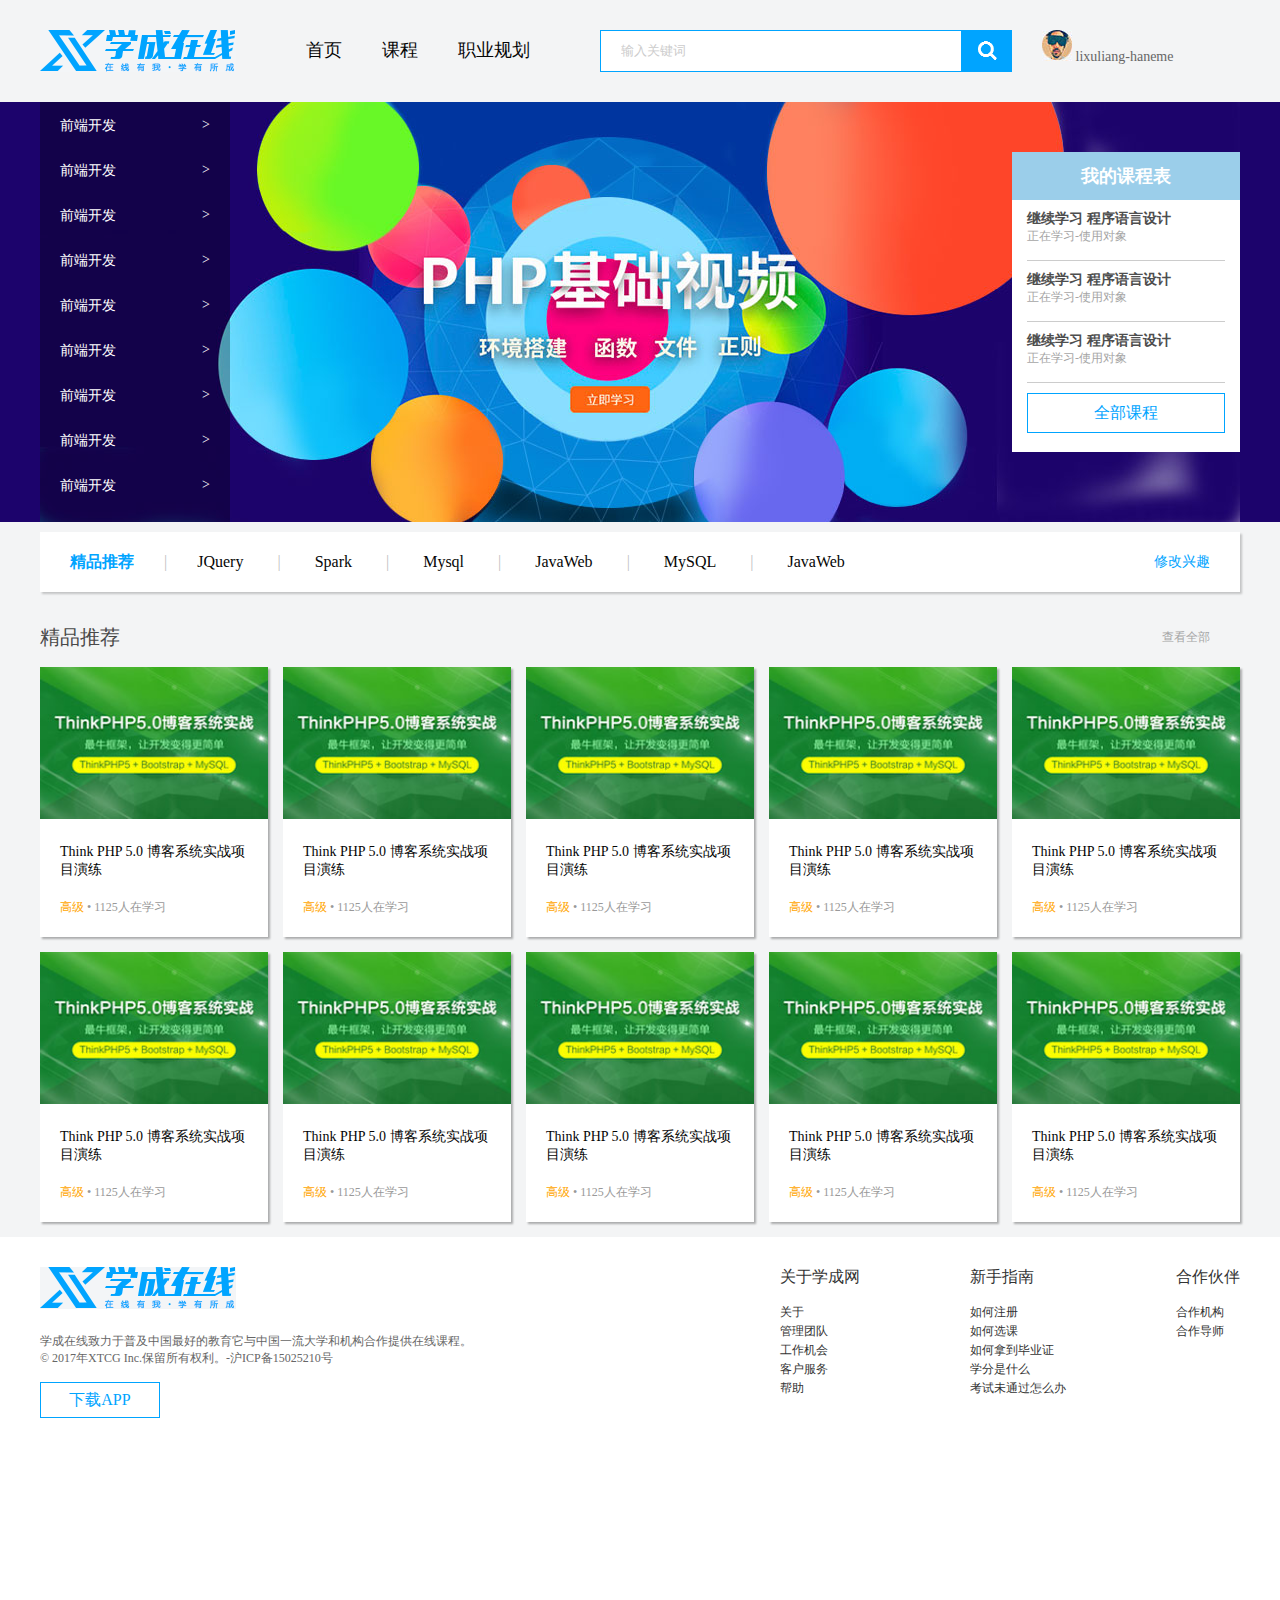
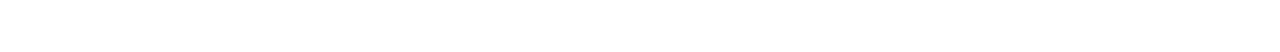
<file: StudyOnline/index.html>
<!DOCTYPE html>
<html lang="en">

<head>
    <meta charset="UTF-8">
    <meta name="viewport" content="width=device-width, initial-scale=1.0">
    <title>学成在线网页</title>
    <link rel="stylesheet" href="style.css">

</head>

<body>

    <div class="header w">

        <div class="logo">
            <img src="images/logo.png" alt="">
        </div>

        <div class="nav">
            <ul>
                <li><a href="#">首页</a></li>
                <li><a href="#">课程</a></li>
                <li><a href="#">职业规划</a></li>
            </ul>
        </div>

        <div class="search">
            <input type="text" value="输入关键词">
            <button></button>
        </div>

        <div class="user">
            <img src="images/user.jpg" alt=""> lixuliang-haneme
        </div>
    </div>
    <div class="banner">
        <div class="w">
            <!-- 左侧导航栏 -->
            <div class="subnav">
                <ul>
                    <li><a href="#">前端开发<span>></span></a></li>
                    <li><a href="#">前端开发<span>></span></a></li>
                    <li><a href="#">前端开发<span>></span></a></li>
                    <li><a href="#">前端开发<span>></span></a></li>
                    <li><a href="#">前端开发<span>></span></a></li>
                    <li><a href="#">前端开发<span>></span></a></li>
                    <li><a href="#">前端开发<span>></span></a></li>
                    <li><a href="#">前端开发<span>></span></a></li>
                    <li><a href="#">前端开发<span>></span></a></li>
                </ul>
            </div>
            <div class="course">
                <div class="course-hd">我的课程表</div>
                <div class="course-bd">
                    <ul>
                        <li>
                            <h4> 继续学习 程序语言设计</h4>
                            <p>正在学习-使用对象</p>
                        </li>
                        <li>
                            <h4> 继续学习 程序语言设计</h4>
                            <p>正在学习-使用对象</p>
                        </li>
                        <li>
                            <h4> 继续学习 程序语言设计</h4>
                            <p>正在学习-使用对象</p>
                        </li>

                    </ul>
                    <a href="#">全部课程</a>
                </div>
            </div>
        </div>
    </div>
    <!-- 精品推荐 -->
    <div class="goods w">
        <h3>精品推荐</h3>
        <div class="goods-item">
            |<a href="">JQuery</a> |
            <a href="">Spark</a> |
            <a href="">Mysql</a> |
            <a href="">JavaWeb</a> |
            <a href=""> MySQL</a> |
            <a href="">JavaWeb</a>
        </div>
        <div class="mod">修改兴趣</div>
    </div>
    <div class="box w">
        <div class="box-hd">
            <h3>精品推荐</h3>
            <a href="#">查看全部</a>
        </div>
        <div class="box-bd clearfix">
            <ul>
                <li>
                    <img src="images/pic.jpg" alt="">
                    <h4>Think PHP 5.0 博客系统实战项目演练</h4>
                    <p><span>高级</span> • 1125人在学习</p>
                </li>
                <li>
                    <img src="images/pic.jpg" alt="">
                    <h4>Think PHP 5.0 博客系统实战项目演练</h4>
                    <p><span>高级</span> • 1125人在学习</p>
                </li>
                <li>
                    <img src="images/pic.jpg" alt="">
                    <h4>Think PHP 5.0 博客系统实战项目演练</h4>
                    <p><span>高级</span> • 1125人在学习</p>
                </li>
                <li>
                    <img src="images/pic.jpg" alt="">
                    <h4>Think PHP 5.0 博客系统实战项目演练</h4>
                    <p><span>高级</span> • 1125人在学习</p>
                </li>
                <li>
                    <img src="images/pic.jpg" alt="">
                    <h4>Think PHP 5.0 博客系统实战项目演练</h4>
                    <p><span>高级</span> • 1125人在学习</p>
                </li>
                <li>
                    <img src="images/pic.jpg" alt="">
                    <h4>Think PHP 5.0 博客系统实战项目演练</h4>
                    <p><span>高级</span> • 1125人在学习</p>
                </li>
                <li>
                    <img src="images/pic.jpg" alt="">
                    <h4>Think PHP 5.0 博客系统实战项目演练</h4>
                    <p><span>高级</span> • 1125人在学习</p>
                </li>
                <li>
                    <img src="images/pic.jpg" alt="">
                    <h4>Think PHP 5.0 博客系统实战项目演练</h4>
                    <p><span>高级</span> • 1125人在学习</p>
                </li>
                <li>
                    <img src="images/pic.jpg" alt="">
                    <h4>Think PHP 5.0 博客系统实战项目演练</h4>
                    <p><span>高级</span> • 1125人在学习</p>
                </li>
                <li>
                    <img src="images/pic.jpg" alt="">
                    <h4>Think PHP 5.0 博客系统实战项目演练</h4>
                    <p><span>高级</span> • 1125人在学习</p>
                </li>
            </ul>
        </div>
    </div>
    <div class="footer">
        <div class="w">
            <div class="copyright">
                <img src="images/logo.png" alt="">
                <p>学成在线致力于普及中国最好的教育它与中国一流大学和机构合作提供在线课程。<br/> © 2017年XTCG Inc.保留所有权利。-沪ICP备15025210号</p>
                <a href="#" class="app">下载APP</a>
            </div>
            <div class="links">
                <dl>
                    <dt>关于学成网</dt>
                    <dd><a href="#">关于</a></dd>
                    <dd><a href="#">管理团队</a></dd>
                    <dd><a href="#">工作机会</a></dd>
                    <dd><a href="#">客户服务</a></dd>
                    <dd><a href="#">帮助</a></dd>
                </dl>
                <dl>
                    <dt>新手指南</dt>
                    <dd><a href="#">如何注册</a></dd>
                    <dd><a href="#">如何选课</a></dd>
                    <dd><a href="#">如何拿到毕业证</a></dd>
                    <dd><a href="#">学分是什么</a></dd>
                    <dd><a href="#">考试未通过怎么办</a></dd>
                </dl>
                <dl>
                    <dt>合作伙伴</dt>
                    <dd><a href="#">合作机构</a></dd>
                    <dd><a href="#">合作导师</a></dd>
                </dl>
            </div>

        </div>
    </div>
</body>

</html>
</file>
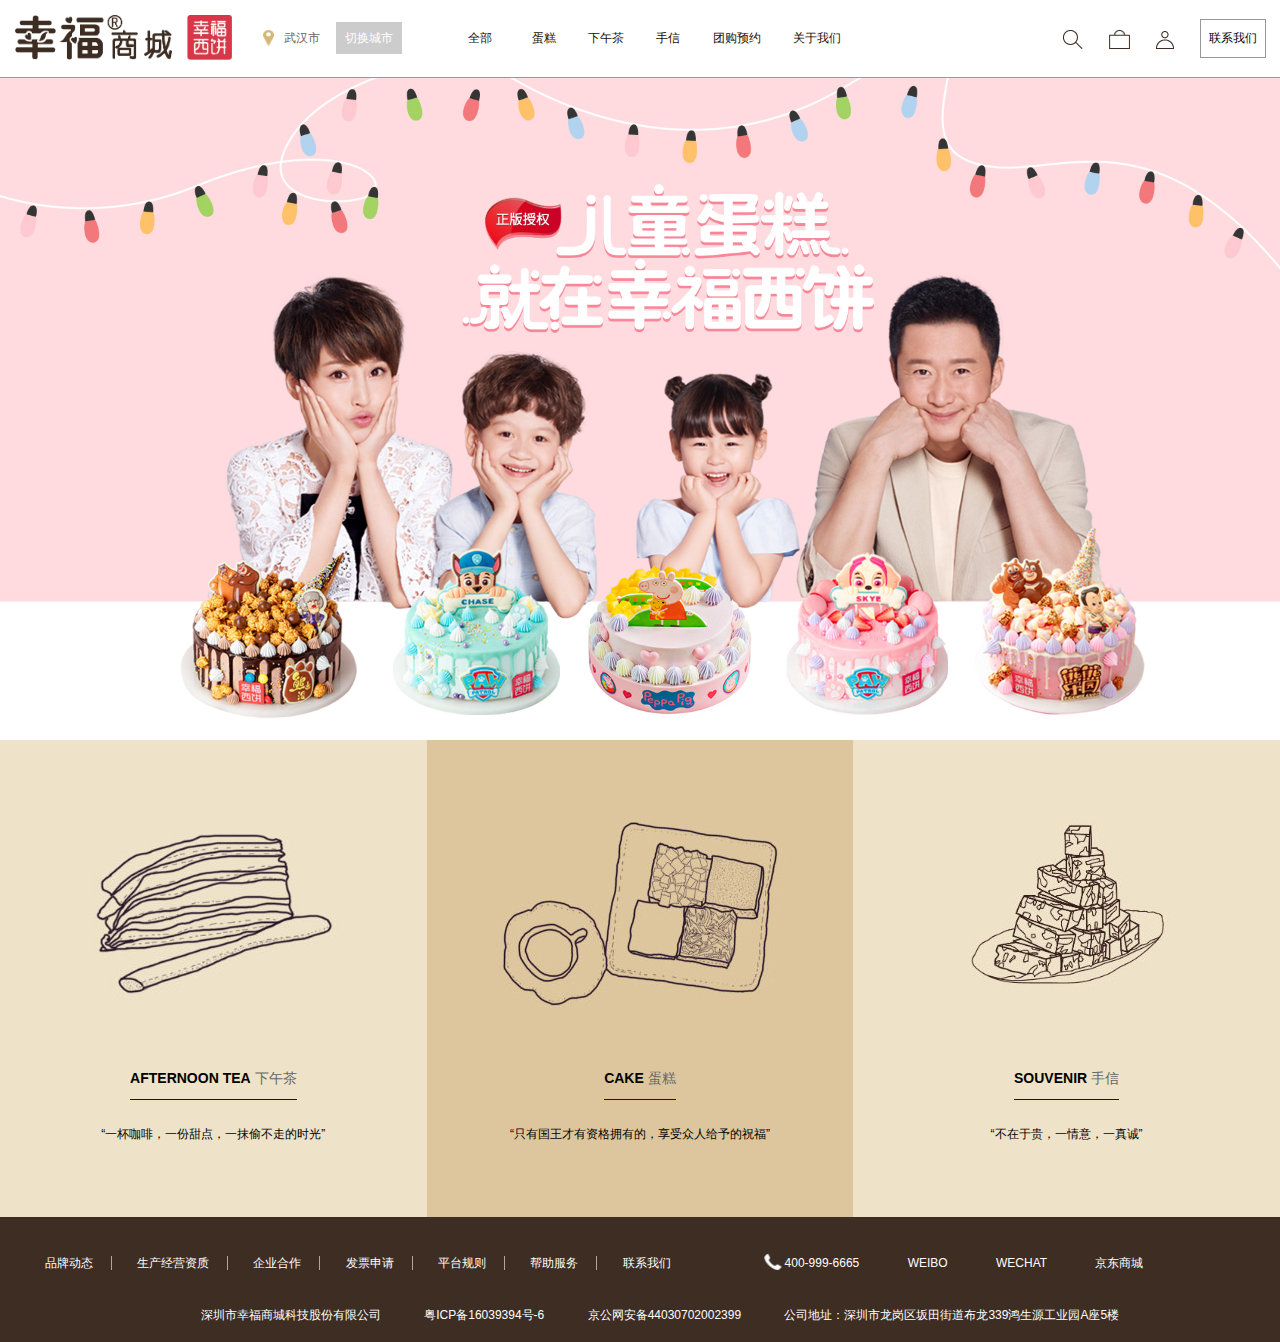
<file: XFXB/index.html>
<!DOCTYPE html>
<html lang="en">

<head>
    <meta charset="UTF-8">
    <meta http-equiv="X-UA-Compatible" content="IE=edge">
    <meta name="viewport" content="width=device-width, initial-scale=1.0">
    <title>Document</title>
    <link rel="stylesheet" href="css/index.css">
    <link rel="stylesheet" href="css/base.css">
    <link rel="stylesheet" href="css/common.css">
</head>

<body>
    <div id="box">
        <!-- 头部 -->
        <div class="xf_header">
            <header>
                <a href="index.html">
                    <img src="img/logo_big01.png" alt="">
                </a>
                <div class="city">
                    <img src="img/icon-address.png" alt="">
                    <span>武汉市</span>
                    <a href="#">切换城市</a>
                </div>
                <div class="nav">
                    <a href="#">全部</a>
                    <a href="#">蛋糕</a>
                    <a href="#">下午茶</a>
                    <a href="#">手信</a>
                    <a href="#">团购预约</a>
                    <a href="#">关于我们</a>
                </div>
                <div class="link">
                    <img src="img/i-search.jpg" />
                    <img src="img/i-cart.jpg" />
                    <img src="img/i-user.jpg" />
                    <a href="#">联系我们</a>
                </div>
            </header>
        </div>
        <!-- banner -->
        <div class="banner">
            <a href="details.html">
                <img src="img/bg.jpg" alt="">
            </a>
        </div>
        <!--cake_type -->
        <div class="cake_type">
            <div class="cakeone">
                <a>
                    <img src="img/cake_03.jpg">
                </a>
                <a cakeone_a>
                    <span>AFTERNOON TEA</span>
                    <span>下午茶</span>
                </a>
                <p>“一杯咖啡，一份甜点，一抹偷不走的时光”</p>
            </div>
            <div class="caketwo">
                <a>
                    <img src="img/cake_05.jpg">
                </a>
                <a>
                    <span>CAKE</span>
                    <span>蛋糕</span>
                </a>
                <p>“只有国王才有资格拥有的，享受众人给予的祝福”</p>
            </div>
            <div class="cakethree">
                <a>
                    <img src="img/cake_07.jpg">
                </a>
                <a>
                    <span>SOUVENIR</span>
                    <span>手信</span>
                </a>
                <p>“不在于贵，一情意，一真诚”</p>
            </div>
        </div>
        <!-- footer -->
        <div class="xf_footer">
            <footer>
                <div class="footer_top">
                    <div class="msg">
                        <a href="#">品牌动态</a>
                        <a href="#">生产经营资质</a>
                        <a href="#">企业合作</a>
                        <a href="#">发票申请</a>
                        <a href="#">平台规则</a>
                        <a href="#">帮助服务</a>
                        <a href="#">联系我们</a>
                    </div>
                    <div class="tel">
                        <a href="#">
                            <img src="img/tel_03.jpg" />
                            <span>400-999-6665</span>
                        </a>
                        <a href="#">WEIBO</a>
                        <a href="#">WECHAT</a>
                        <a href="#">京东商城</a>
                    </div>
                </div>
                <div class="footer_bottom">
                    <div class="copyright">
                        <span>深圳市幸福商城科技股份有限公司</span>
                        <span>粤ICP备16039394号-6</span>
                        <span> 京公网安备44030702002399</span>
                        <span>公司地址：深圳市龙岗区坂田街道布龙339鸿生源工业园A座5楼</span>
                    </div>
                </div>
            </footer>
        </div>

    </div>
</body>

</html>
</file>
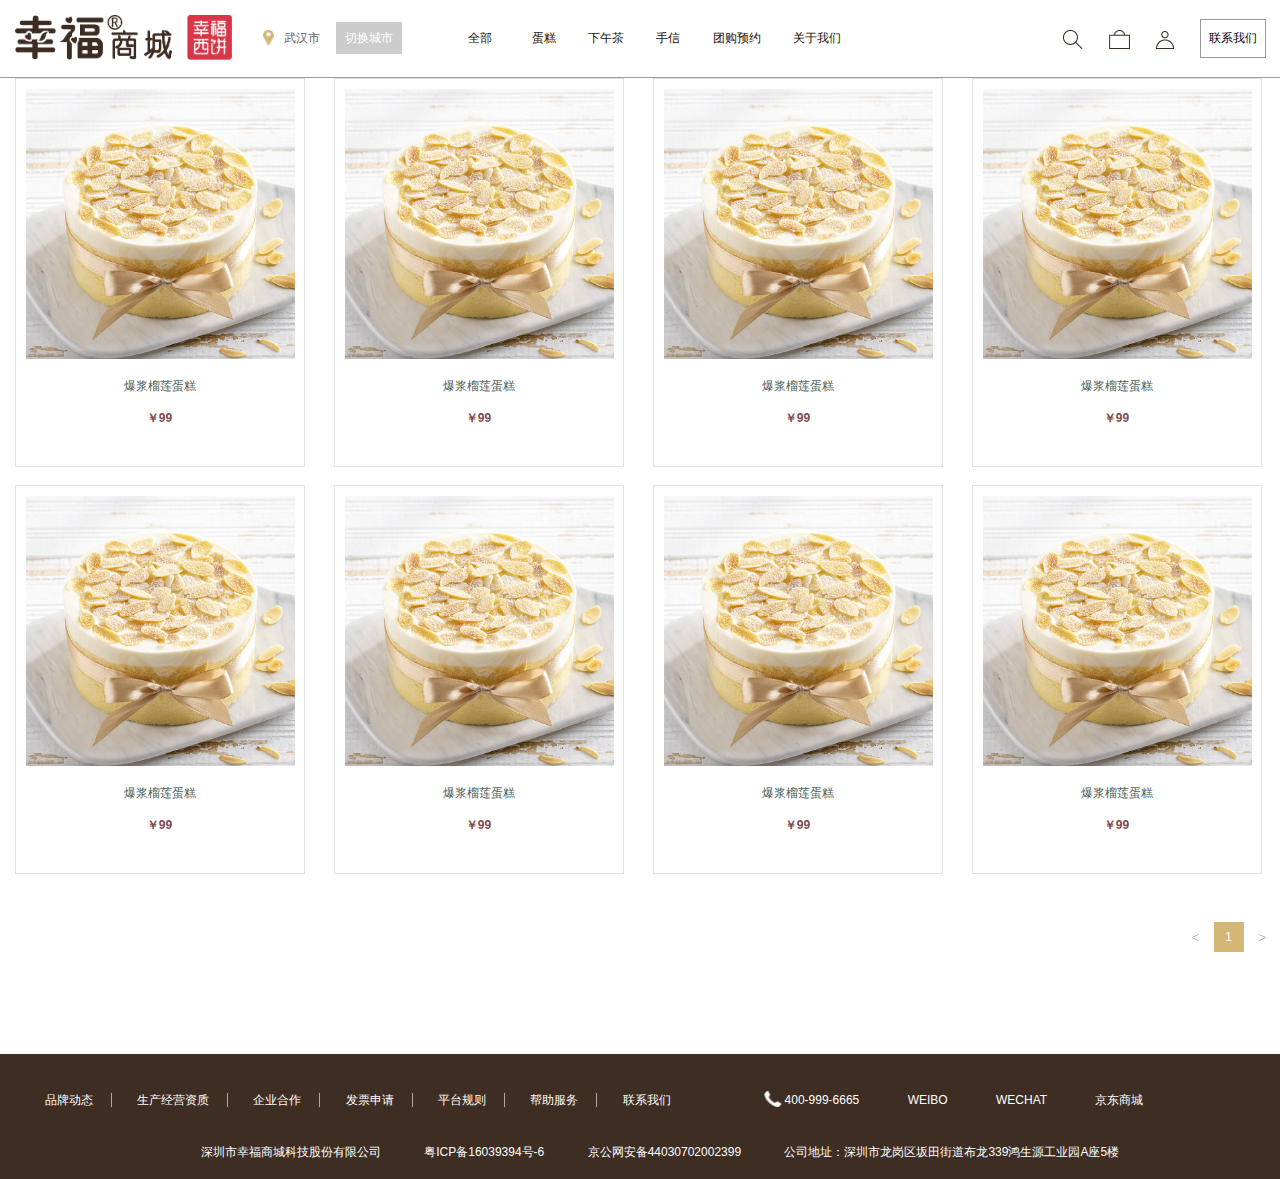
<file: XFXB/details.html>
<!DOCTYPE html>
<html lang="en">

<head>
    <meta charset="UTF-8">
    <meta http-equiv="X-UA-Compatible" content="IE=edge">
    <meta name="viewport" content="width=device-width, initial-scale=1.0">
    <title>Document</title>
    <link rel="stylesheet" href="css/base.css">
    <link rel="stylesheet" href="css/common.css">
    <link rel="stylesheet" href="css/details.css">
</head>

<body>
    <div id="details">
        <!-- 头部 -->
        <div class="xf_header">
            <header>
                <a href="index.html">
                    <img src="img/logo_big01.png" alt="">
                </a>
                <div class="city">
                    <img src="img/icon-address.png" alt="">
                    <span>武汉市</span>
                    <a href="#">切换城市</a>
                </div>
                <div class="nav">
                    <a href="#">全部</a>
                    <a href="#">蛋糕</a>
                    <a href="#">下午茶</a>
                    <a href="#">手信</a>
                    <a href="#">团购预约</a>
                    <a href="#">关于我们</a>
                </div>
                <div class="link">
                    <img src="img/i-search.jpg" />
                    <img src="img/i-cart.jpg" />
                    <img src="img/i-user.jpg" />
                    <a href="#">联系我们</a>
                </div>
            </header>
        </div>
        <!-- 内容 -->
        <div class="xf_content">
            <div class="content">
                <ul class="clear">
                    <li>
                        <img src="img/cake1.jpg">
                        <p>爆浆榴莲蛋糕</p>
                        <p>￥99</p>
                    </li>
                    <li>
                        <img src="img/cake1.jpg">
                        <p>爆浆榴莲蛋糕</p>
                        <p>￥99</p>
                    </li>
                    <li>
                        <img src="img/cake1.jpg">
                        <p>爆浆榴莲蛋糕</p>
                        <p>￥99</p>
                    </li>
                    <li>
                        <img src="img/cake1.jpg">
                        <p>爆浆榴莲蛋糕</p>
                        <p>￥99</p>
                    </li>
                    <li>
                        <img src="img/cake1.jpg">
                        <p>爆浆榴莲蛋糕</p>
                        <p>￥99</p>
                    </li>
                    <li>
                        <img src="img/cake1.jpg">
                        <p>爆浆榴莲蛋糕</p>
                        <p>￥99</p>
                    </li>
                    <li>
                        <img src="img/cake1.jpg">
                        <p>爆浆榴莲蛋糕</p>
                        <p>￥99</p>
                    </li>
                    <li>
                        <img src="img/cake1.jpg">
                        <p>爆浆榴莲蛋糕</p>
                        <p>￥99</p>
                    </li>
                </ul>
                <div class="page">
                    <img src="img/arrow_03.jpg" />
                    <span>1</span>
                    <img src="img/arrow_05.jpg" />
                </div>
            </div>
        </div>
        <!-- 底部 -->
        <div class="xf_footer">
            <footer>
                <div class="footer_top">
                    <div class="msg">
                        <a href="#">品牌动态</a>
                        <a href="#">生产经营资质</a>
                        <a href="#">企业合作</a>
                        <a href="#">发票申请</a>
                        <a href="#">平台规则</a>
                        <a href="#">帮助服务</a>
                        <a href="#">联系我们</a>
                    </div>
                    <div class="tel">
                        <a href="#">
                            <img src="img/tel_03.jpg" />
                            <span>400-999-6665</span>
                        </a>
                        <a href="#">WEIBO</a>
                        <a href="#">WECHAT</a>
                        <a href="#">京东商城</a>
                    </div>
                </div>
                <div class="footer_bottom">
                    <div class="copyright">
                        <span>深圳市幸福商城科技股份有限公司</span>
                        <span>粤ICP备16039394号-6</span>
                        <span> 京公网安备44030702002399</span>
                        <span>公司地址：深圳市龙岗区坂田街道布龙339鸿生源工业园A座5楼</span>
                    </div>
                </div>
            </footer>
        </div>
    </div>
</body>

</html>
</file>
<file: StudyOnline/style.css>
* {
    padding: 0px;
    margin: 0px;
}

body {
    background-color: #f3f4f5;
}

button {
    border: none;
}

li {
    list-style: none;
}

a {
    text-decoration: none;
}


/*清除浮动的*/

.clearfix:before,
.clearfix:after {
    content: "";
    display: table;
}

.clearfix:after {
    clear: both;
}

.clearfix {
    *zoom: 1;
}


/* 版心 水平居中 */

.w {
    width: 1200px;
    margin: auto;
    ;
}

.header {
    height: 42px;
    /* background-color: pink; */
    /* margin:30px auto,简洁写法，上下30px,左右auto */
    margin-top: 30px;
    margin-bottom: 30px;
}

.logo {
    float: left;
}

.nav {
    float: left;
    margin-left: 60px;
}

.nav ul li {
    float: left;
}

.nav ul li a {
    display: block;
    height: 40px;
    line-height: 40px;
    padding: 0 10px;
    margin-right: 20px;
    text-decoration: none;
    font-size: 18px;
    color: #050505;
}

.nav ul li a:hover {
    border-bottom: 2px solid #00a4ff;
}

.search {
    float: left;
    margin-left: 40px;
}

.search input {
    float: left;
    height: 40px;
    width: 340px;
    border: 1px solid #00a4ff;
    padding-left: 20px;
    color: #ccc;
}

.search button {
    float: left;
    height: 42px;
    width: 50px;
    background: url(images/btn.png);
}

.user {
    float: left;
    height: 42px;
    margin-left: 30px;
    font-size: 14px;
    color: #666;
}


/* banner开始 */

.banner {
    background: #1c036c url(images/banner2.jpg) no-repeat top center;
    height: 420px;
}

.subnav {
    float: left;
    width: 150px;
    height: 420px;
    padding: 0 20px;
    background: rgba(0, 0, 0, .3);
}

.subnav li {
    height: 45px;
    line-height: 45px;
}

.subnav li a {
    color: #fff;
    font-size: 14px;
    text-decoration: none;
}

.subnav li a :hover {
    background: #00b4ff;
}

.subnav a span {
    float: right;
}

.course {
    /* //因为course有了浮动，则就不会外边距塌陷问题 */
    float: right;
    width: 228px;
    height: 300px;
    margin-top: 50px;
    background: #fff;
}

.course-hd {
    height: 48px;
    background-color: #9bceea;
    font-size: 18px;
    text-align: center;
    line-height: 48px;
    color: #fff;
    font-weight: bold;
}

.course-bd {
    /* 没有宽度的盒子 padding 不会撑开盒子 */
    padding: 0 15px;
}

.course-bd li {
    height: 50px;
    border-bottom: 1px solid #ccc;
    margin-top: 10px;
}

.course-bd li h4 {
    font-size: 14px;
    color: #4e4e4e;
}

.course-bd li p {
    font-size: 12px;
    color: #a5a5a5;
}

.course-bd a {
    /* a是行内元素，没有大小，先转换 */
    display: block;
    height: 38px;
    border: 1px solid #00a4ff;
    margin-top: 10px;
    line-height: 38px;
    text-align: center;
    font-size: 16px;
    color: #00a4ff;
}

.course-bd a:hover {
    background-color: #00a4ff;
    color: #fff;
}


/* goods开始 */

.goods {
    height: 60px;
    margin-top: 10px;
    background-color: #fff;
    line-height: 60px;
    box-shadow: 2px 2px 2px rgb(0, 0, 0, .2);
}

.goods h3 {
    float: left;
    margin: 0 30px;
    font-size: 16px;
    color: #00a4ff;
}

.goods-item {
    float: left;
    color: #bfbfbf;
}

.goods-item a {
    font-size: 16px;
    color: #050505;
    margin: 0 30px;
}

.mod {
    float: right;
    font-size: 14px;
    color: #00a4ff;
    margin-right: 30px;
}


/* box start */

.box {
    margin-top: 15px;
    /* background-color: #f3f5f7; */
}

.box-hd {
    height: 60px;
    line-height: 60px;
    /* background-color: pink; */
}

.box-hd h3 {
    float: left;
    font-size: 20px;
    color: #494949;
    font-weight: normal;
}

.box-hd a {
    float: right;
    margin-right: 30px;
    font-size: 12px;
    color: #a5a5a5;
}


/* 这个盒子一定不要给高度，因为我们可能放一行 也可能是2行，或者n行 */

.box-bd {
    /* 宽度超过了版心1200，子模块能超过父模块，解决超出的magin,防止盒子掉下去*/
    width: 1215px;
    background-color: #f3f4f5;
}

.box-bd li {
    float: left;
    width: 228px;
    height: 270px;
    margin-right: 15px;
    margin-bottom: 15px;
    background-color: #fff;
    box-shadow: 2px 2px 2px rgb(0, 0, 0, .3);
}

.box-bd li img {
    width: 100%;
}

.box-bd li h4 {
    margin: 20px;
    font-size: 14px;
    color: #050505;
    font-weight: normal;
}

.box-bd li p {
    margin: 0 20px;
    font-size: 12px;
    color: #999;
}

.box-bd li span {
    color: orange;
}

.footer {
    height: 385px;
    padding-top: 30px;
    background-color: #fff;
}

.copyright {
    float: left;
}

.copyright p {
    font-size: 12px;
    color: #666;
    margin: 20px 0 15px 0;
}

.app {
    display: block;
    width: 118px;
    height: 34px;
    border: 1px solid #00a4ff;
    text-align: center;
    line-height: 34px;
    font-size: 16px;
    color: #00a4ff;
}

.links {
    float: right;
}

.links dl {
    float: left;
    margin-left: 110px;
}

.links dt {
    height: 35px;
    font-size: 16px;
    color: #333;
}

.links dd a {
    font-size: 12px;
    color: #333;
}
</file>
<file: XFXB/css/index.css>
/* body {
    height: 2000px;
} */

.banner {
    height: 662px;
    margin-top: 78px;
}

.banner a img {
    width: 100%;
    height: 662px;
    /* vertical-align: text-top; */
}


/* cake_type */

.cake_type {
    overflow: hidden;
    width: 100%;
    height: 477px;
    /* background-color: pink; */
}

.cake_type div {
    float: left;
    width: 33.33%;
    height: 477px;
    text-align: center;
}

.cakeone {
    background-color: #eee2c8;
}


/* .cake_type div :nth-child(1) {
    background:
} */

.caketwo {
    background-color: #ddc69d;
}

.cakethree {
    background-color: #eee2c8;
}


/* .cake_type div :nth-child(2) {
    background: #ddc69d;
}

.cake_type div :nth-child(3) {
    background: #eee2c8;
} */

.cake_type div img {
    width: 290px;
    height: 191px;
    margin-top: 77px;
}

.cake_type div a:nth-of-type(1) {
    margin-bottom: 60px;
    display: block;
}

.cake_type div a:nth-of-type(2) {
    font-size: 14px;
    border-bottom: 1px solid #1d181c;
    padding-bottom: 10px;
    display: inline-block;
}

.cake_type div a:nth-of-type(2) span:nth-child(1) {
    font-weight: bolder;
    color: black;
}

.cake_type div p {
    font-size: 12px;
    color: #000100;
    margin-top: 25px;
}
</file>
<file: XFXB/css/base.css>
/*清除元素默认的内外边距  */

* {
    margin: 0;
    padding: 0
}


/*让所有斜体 不倾斜*/

em,
i {
    font-style: normal;
}


/*去掉列表前面的小点*/

li {
    list-style: none;
}


/*图片没有边框   去掉图片底侧的空白缝隙*/

img {
    border: 0;
    /*ie6*/
    vertical-align: middle;
}


/*让button 按钮 变成小手*/

button {
    cursor: pointer;
}


/*取消链接的下划线*/

a {
    color: #666;
    text-decoration: none;
}

a:hover {
    color: #e33333;
}

button,
input {
    font-family: 'Microsoft YaHei', 'Heiti SC', tahoma, arial, 'Hiragino Sans GB', \\5B8B\4F53, sans-serif;
    outline: none;
}

body {
    background-color: #fff;
    font: 12px/1.5 'Microsoft YaHei', 'Heiti SC', tahoma, arial, 'Hiragino Sans GB', \\5B8B\4F53, sans-serif;
    color: #666
}

.hide,
.none {
    display: none;
}


/*清除浮动*/

.clearfix:after {
    visibility: hidden;
    clear: both;
    display: block;
    content: ".";
    height: 0
}

.clearfix {
    *zoom: 1
}
</file>
<file: XFXB/css/common.css>
.xf_header {
    width: 100%;
    height: 77px;
    background-color: #fff;
    border-bottom: 1px solid #9d9895;
    position: fixed;
    left: 0;
    top: 0;
    /* z-index: 10;  */
}

header {
    overflow: hidden;
    width: 1251px;
    height: 78px;
    margin: 0 auto;
}

header>a {
    float: left;
}

header>a img {
    width: 217px;
    height: 45px;
    margin-top: 15px;
}

header .city {
    float: left;
    margin-top: 29px;
    font-size: 12px;
}

header .city>img {
    width: 11px;
    height: 17px;
    margin-left: 31px;
    margin-right: 7px;
}

header .city>a {
    padding: 9px;
    background-color: #ccc;
    color: #fff;
    margin-left: 13px;
}

header .nav {
    float: left;
    height: 78px;
    line-height: 77px;
    margin-left: 66px;
}

header .nav a {
    color: #220e03;
    margin-right: 29px;
}

header .nav a:last-child {
    margin-right: 0;
}

header .nav a:first-child {
    margin-right: 36px;
}

header .link {
    float: right;
    margin-top: 29px;
}

header .link img {
    float: left;
    width: 23px;
    height: 23px;
    margin-right: 23px;
}

header .link a {
    padding: 11px 8px 12px 8px;
    border: 1px solid #989898;
    color: #03000e;
}


/* footer */

.xf_footer {
    height: 125px;
    background-color: #3e2d23;
}

footer {
    overflow: hidden;
    width: 1251px;
    height: 125px;
    margin: 0 auto;
}

footer .footer_top {
    overflow: hidden;
}

footer .footer_top .msg {
    float: left;
    margin-top: 37px;
    margin-left: 8px;
}

footer .footer_top .msg>a {
    color: #fff;
    padding-left: 22px;
    padding-right: 18px;
    border-right: 1px solid #b3a59c;
}

footer .footer_top .msg>a:last-child {
    border: 0;
}

footer .footer_top .tel {
    float: left;
    margin-top: 37px;
    margin-left: 75px;
}

footer .footer_top .tel a {
    margin-right: 45px;
    color: #fff;
}

footer .footer_top .tel a img {
    float: left;
    margin-right: 3px;
}

footer .footer_bottom {
    text-align: center;
    margin-top: 34px;
    color: #fff;
}

.copyright span {
    margin-left: 40px;
}
</file>
<file: XFXB/css/details.css>
.xf_content {
    width: 100%;
    margin-bottom: 102px;
    /* padding-bottom: 都可以; */
}

.content {
    overflow: hidden;
    width: 1251px;
    margin: 0 auto;
    margin-top: 78px;
}

.content ul {
    overflow: hidden;
}

.content ul li {
    float: left;
    width: 290px;
    border: 1px solid #e2e2e2;
    padding: 10px 10px 39px 10px;
    box-sizing: border-box;
    text-align: center;
    margin-right: 29px;
    margin-bottom: 18px;
}

.content ul li:nth-child(4n) {
    margin-right: 0;
}

.content ul li>img {
    width: 269px;
    height: 270px;
}

.content ul li p:nth-of-type(1) {
    font-size: 12px;
    margin-top: 18px;
    margin-bottom: 14px;
    color: #4e6259;
}

.content ul li p:nth-of-type(2) {
    color: #7f4b4d;
    font-weight: bolder;
}

.content .page {
    float: right;
    margin: auto;
    margin-top: 30px;
}

.content .page img {
    width: 7px;
    height: 7px;
    float: left;
    margin-top: 12px;
}

.content .page span {
    display: block;
    width: 30px;
    height: 30px;
    text-align: center;
    line-height: 30px;
    background: #d4b775;
    color: #fff;
    float: left;
    margin-left: 15px;
    margin-right: 15px;
}
</file>
